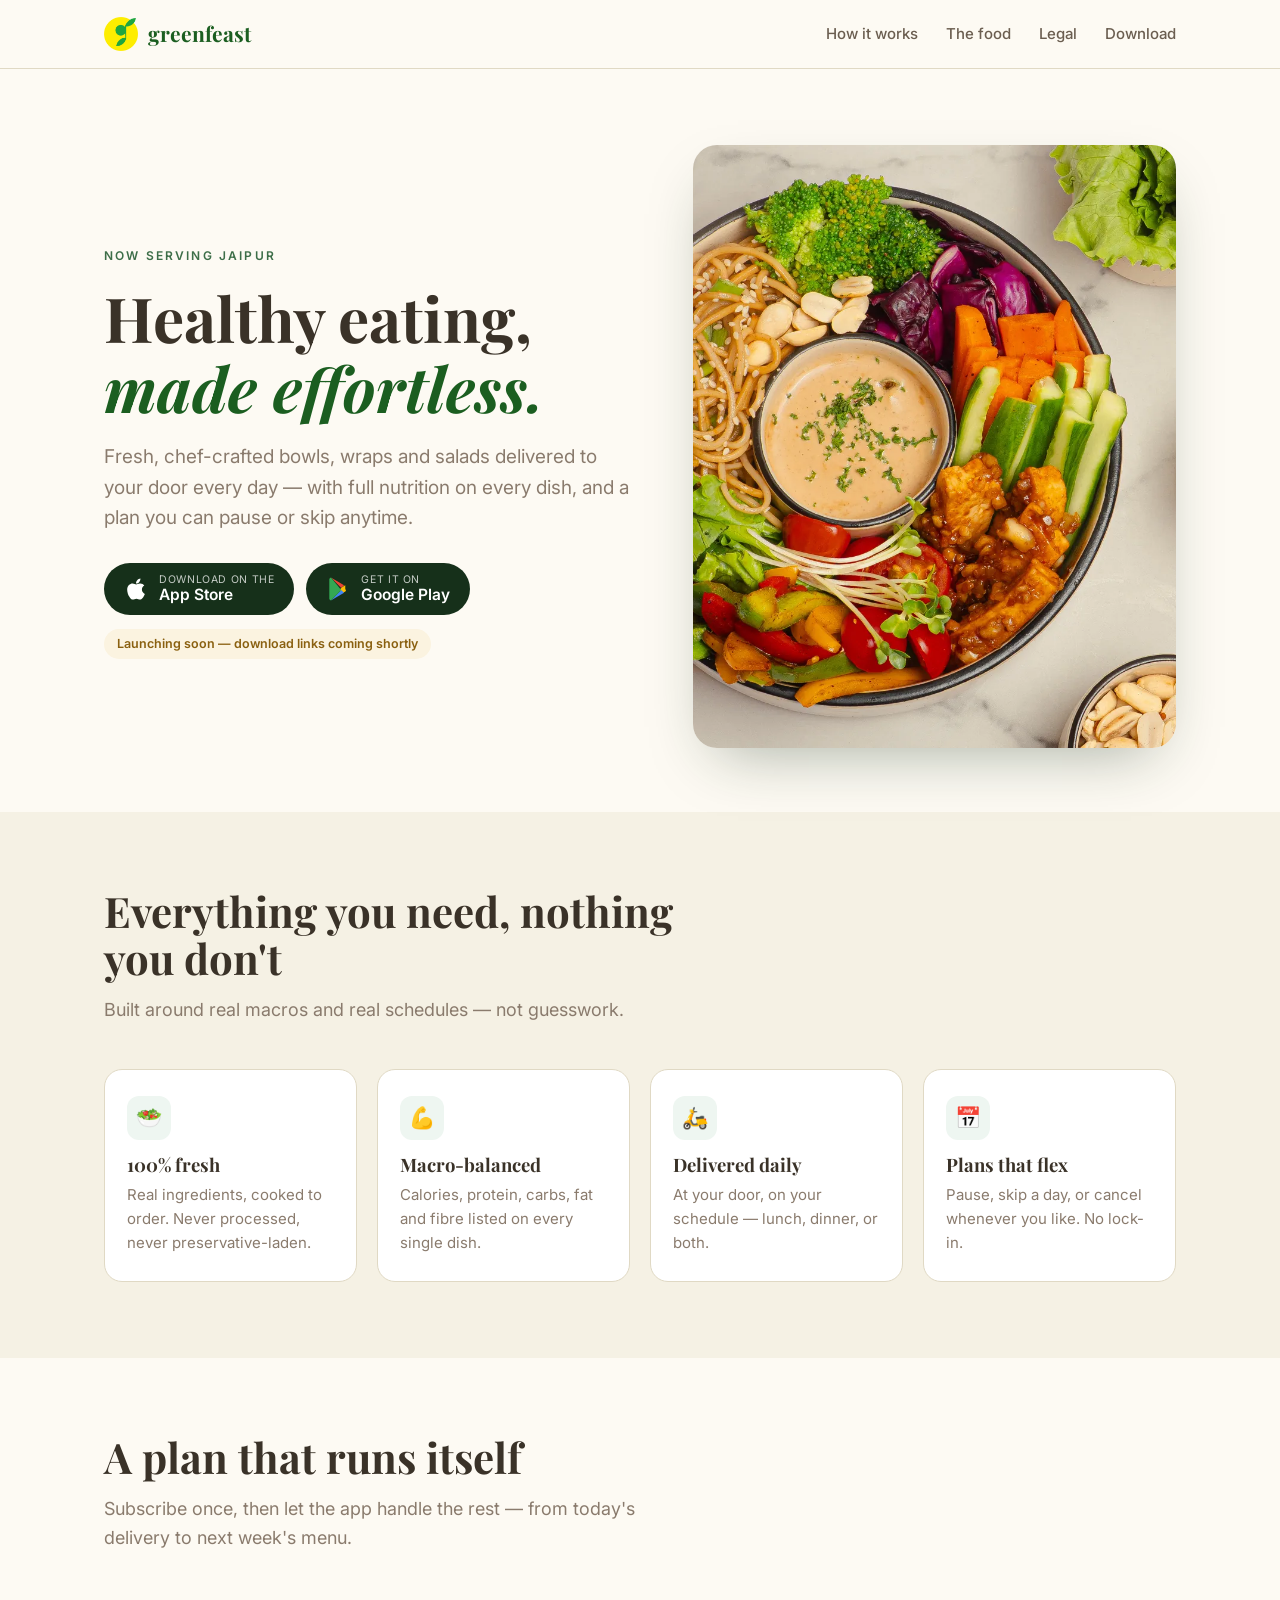
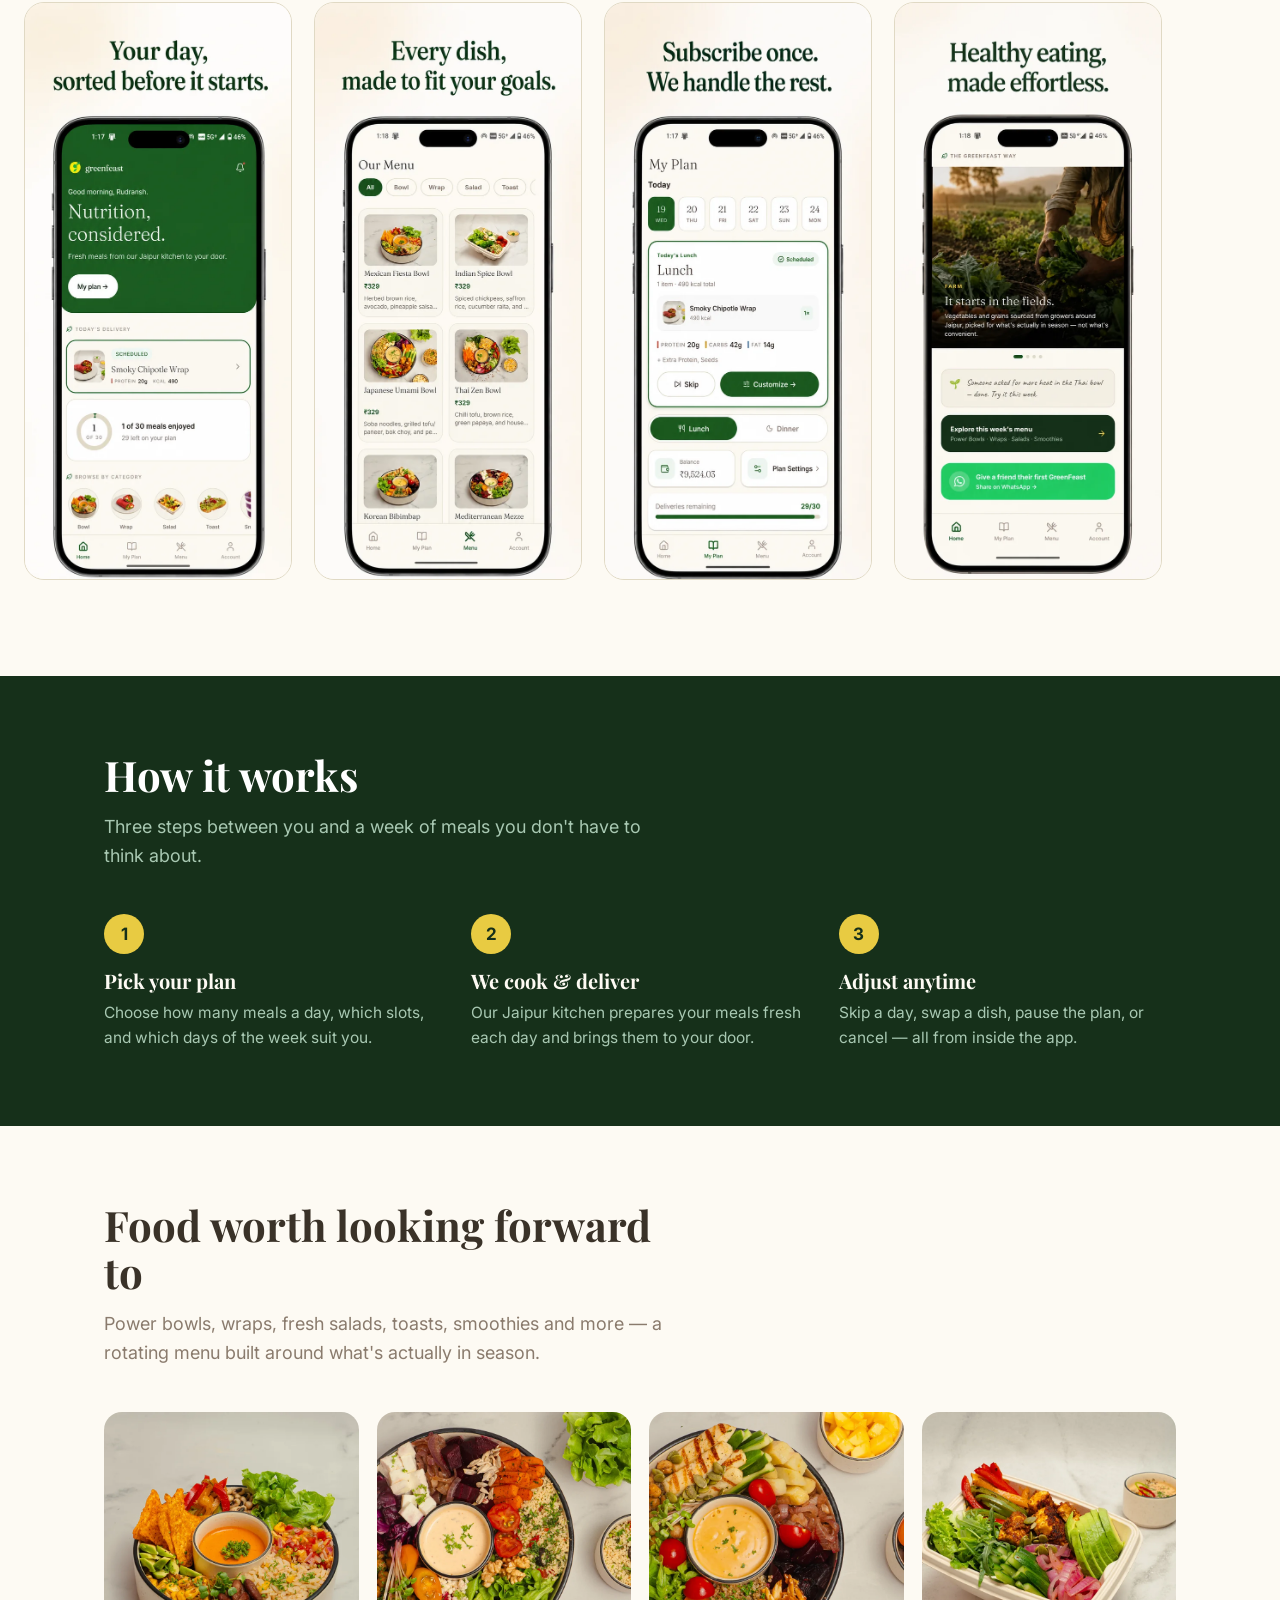
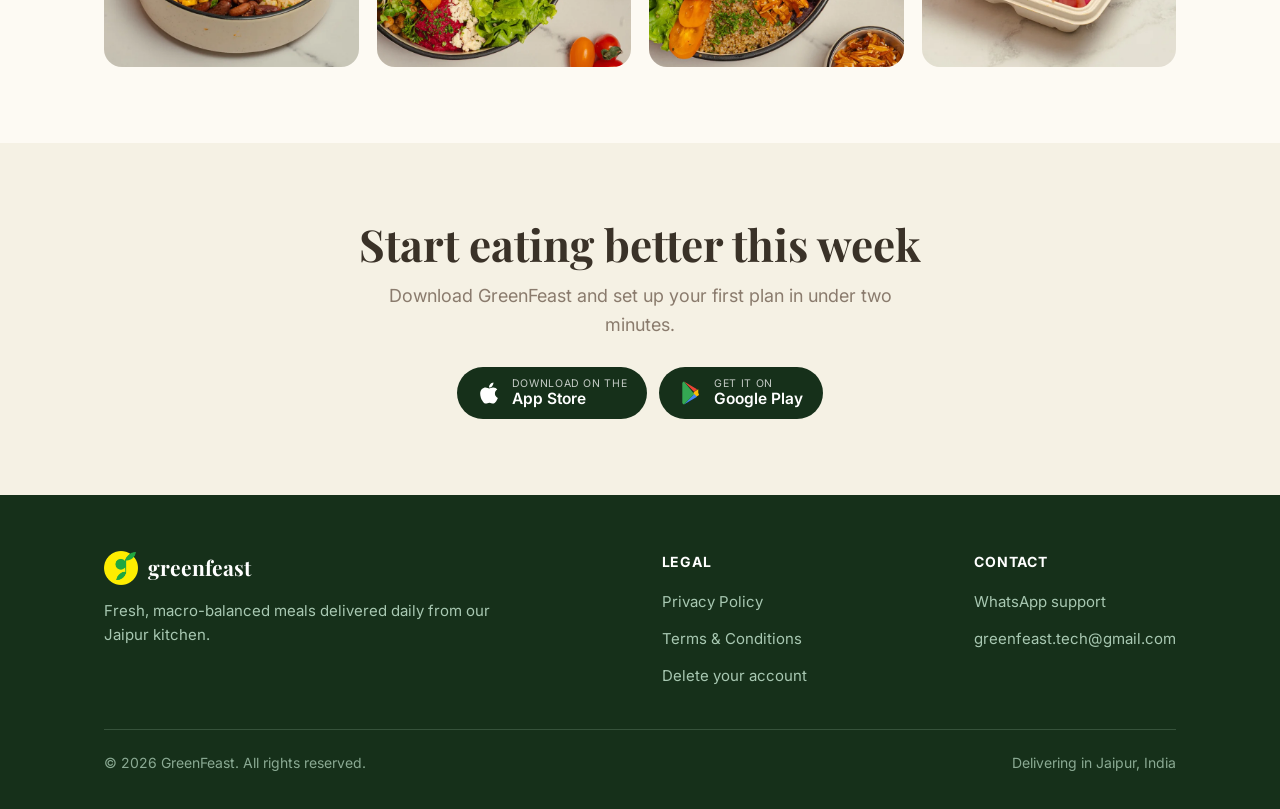
<file: index.html>
<!doctype html>
<html lang="en">
<head>
<meta charset="utf-8">
<meta name="viewport" content="width=device-width, initial-scale=1">
<title>GreenFeast — Fresh meals, delivered daily in Jaipur</title>
<meta name="description" content="GreenFeast delivers fresh, chef-crafted, macro-balanced meals on a schedule you control. Full nutrition on every dish. Pause, skip or cancel anytime.">
<link rel="icon" href="assets/logo.png">
<meta property="og:title" content="GreenFeast — Fresh meals, delivered daily">
<meta property="og:description" content="Chef-crafted bowls, wraps and salads delivered daily in Jaipur. Full nutrition on every dish.">
<meta property="og:image" content="assets/hero.webp">
<meta property="og:type" content="website">
<link rel="preconnect" href="https://fonts.googleapis.com">
<link rel="preconnect" href="https://fonts.gstatic.com" crossorigin>
<link href="https://fonts.googleapis.com/css2?family=Playfair+Display:ital,wght@0,700;0,900;1,700&family=Inter:wght@400;500;600;700&display=swap" rel="stylesheet">
<link rel="stylesheet" href="styles.css">
</head>
<body>

<header class="nav">
  <div class="wrap nav-inner">
    <a class="brand" href="/">
      <img src="assets/logo.png" alt="GreenFeast logo">
      <span>greenfeast</span>
    </a>
    <nav class="nav-links">
      <a href="#how" class="hide-sm">How it works</a>
      <a href="#dishes" class="hide-sm">The food</a>
      <a href="legal.html">Legal</a>
      <a href="#get">Download</a>
    </nav>
  </div>
</header>

<main>

  <section class="hero">
    <div class="wrap hero-grid">
      <div>
        <p class="eyebrow">Now serving Jaipur</p>
        <h1>Healthy eating,<br><em>made effortless.</em></h1>
        <p class="lead">
          Fresh, chef-crafted bowls, wraps and salads delivered to your door every day —
          with full nutrition on every dish, and a plan you can pause or skip anytime.
        </p>
        <div class="btn-row" id="get">
          <!-- TODO: replace href with the live App Store listing URL once approved -->
          <a class="store-btn" href="#">
            <svg viewBox="0 0 384 512" aria-hidden="true" fill="currentColor"><path d="M318.7 268.7c-.2-36.7 16.4-64.4 50-84.8-18.8-26.9-47.2-41.7-84.7-44.6-35.5-2.8-74.3 20.7-88.5 20.7-15 0-49.4-19.7-76.4-19.7C63.3 141.2 4 184.8 4 273.5q0 39.3 14.4 81.2c12.8 36.7 59 126.7 107.2 125.2 25.2-.6 43-17.9 75.8-17.9 31.8 0 48.3 17.9 76.4 17.9 48.6-.7 90.4-82.5 102.6-119.3-65.2-30.7-61.7-90-61.7-91.9zm-56.6-164.2c27.3-32.4 24.8-61.9 24-72.5-24.1 1.4-52 16.4-67.9 34.9-17.5 19.8-27.8 44.3-25.6 71.9 26.1 2 49.9-11.4 69.5-34.3z"/></svg>
            <span class="lines"><span class="small">Download on the</span><span class="big">App Store</span></span>
          </a>
          <!-- TODO: replace href with the public Play Store URL once out of closed testing
               (closed-testing link: https://play.google.com/store/apps/details?id=com.greenfeast.app) -->
          <a class="store-btn" href="#">
            <svg viewBox="0 0 512 512" aria-hidden="true"><path fill="#EA4335" d="M325.3 234.3 104.6 13l280.8 161.2-60.1 60.1z"/><path fill="#FBBC04" d="M410.9 175.1 349 211.6l-67.4 67.4 67.4 67.4 63-36.5c19-11.3 19-38.5-1.1-49.8z"/><path fill="#4285F4" d="m104.6 499 220.7-221.3 60.1 60.1L104.6 499z"/><path fill="#34A853" d="M104.6 13 88 22.5C77.6 28.5 71 39.6 71 54v404c0 14.4 6.6 25.5 17 31.5l16.6 9.5 220.7-221.3z"/></svg>
            <span class="lines"><span class="small">Get it on</span><span class="big">Google Play</span></span>
          </a>
        </div>
        <span class="badge-soon">Launching soon — download links coming shortly</span>
      </div>
      <div class="hero-img">
        <img src="assets/hero.webp" alt="A GreenFeast noodle bowl with fresh vegetables, tofu and peanut dressing" width="1800" height="1012">
      </div>
    </div>
  </section>

  <section class="section tint">
    <div class="wrap">
      <div class="section-head">
        <h2>Everything you need, nothing you don't</h2>
        <p>Built around real macros and real schedules — not guesswork.</p>
      </div>
      <div class="features">
        <div class="feature">
          <div class="ico">🥗</div>
          <h3>100% fresh</h3>
          <p>Real ingredients, cooked to order. Never processed, never preservative-laden.</p>
        </div>
        <div class="feature">
          <div class="ico">💪</div>
          <h3>Macro-balanced</h3>
          <p>Calories, protein, carbs, fat and fibre listed on every single dish.</p>
        </div>
        <div class="feature">
          <div class="ico">🛵</div>
          <h3>Delivered daily</h3>
          <p>At your door, on your schedule — lunch, dinner, or both.</p>
        </div>
        <div class="feature">
          <div class="ico">📅</div>
          <h3>Plans that flex</h3>
          <p>Pause, skip a day, or cancel whenever you like. No lock-in.</p>
        </div>
      </div>
    </div>
  </section>

  <section class="section">
    <div class="wrap">
      <div class="section-head">
        <h2>A plan that runs itself</h2>
        <p>Subscribe once, then let the app handle the rest — from today's delivery to next week's menu.</p>
      </div>
    </div>
    <div class="shots">
      <img src="assets/shot-1.webp" alt="GreenFeast home screen showing today's delivery and meal progress" width="620" height="1341">
      <img src="assets/shot-2.webp" alt="GreenFeast menu screen showing dishes with prices and nutrition" width="620" height="1341">
      <img src="assets/shot-3.webp" alt="GreenFeast plan screen showing the weekly delivery schedule" width="620" height="1341">
      <img src="assets/shot-4.webp" alt="GreenFeast app screen showing meal customisation options" width="620" height="1341">
    </div>
  </section>

  <section class="section dark" id="how">
    <div class="wrap">
      <div class="section-head">
        <h2>How it works</h2>
        <p>Three steps between you and a week of meals you don't have to think about.</p>
      </div>
      <div class="steps">
        <div class="step">
          <div class="num">1</div>
          <h3>Pick your plan</h3>
          <p>Choose how many meals a day, which slots, and which days of the week suit you.</p>
        </div>
        <div class="step">
          <div class="num">2</div>
          <h3>We cook &amp; deliver</h3>
          <p>Our Jaipur kitchen prepares your meals fresh each day and brings them to your door.</p>
        </div>
        <div class="step">
          <div class="num">3</div>
          <h3>Adjust anytime</h3>
          <p>Skip a day, swap a dish, pause the plan, or cancel — all from inside the app.</p>
        </div>
      </div>
    </div>
  </section>

  <section class="section" id="dishes">
    <div class="wrap">
      <div class="section-head">
        <h2>Food worth looking forward to</h2>
        <p>Power bowls, wraps, fresh salads, toasts, smoothies and more — a rotating menu built around what's actually in season.</p>
      </div>
      <div class="dishes">
        <img src="assets/dish-1.webp" alt="Mexican Fiesta bowl" width="720" height="720" loading="lazy">
        <img src="assets/dish-2.webp" alt="Mediterranean Bliss bowl" width="720" height="720" loading="lazy">
        <img src="assets/dish-3.webp" alt="Quinoa Buddha bowl" width="720" height="720" loading="lazy">
        <img src="assets/dish-4.webp" alt="Tandoori paneer and avocado salad" width="720" height="720" loading="lazy">
      </div>
    </div>
  </section>

  <section class="section tint cta">
    <div class="wrap">
      <h2>Start eating better this week</h2>
      <p>Download GreenFeast and set up your first plan in under two minutes.</p>
      <div class="btn-row">
        <!-- TODO: replace href with the live App Store listing URL once approved -->
        <a class="store-btn" href="#">
          <svg viewBox="0 0 384 512" aria-hidden="true" fill="currentColor"><path d="M318.7 268.7c-.2-36.7 16.4-64.4 50-84.8-18.8-26.9-47.2-41.7-84.7-44.6-35.5-2.8-74.3 20.7-88.5 20.7-15 0-49.4-19.7-76.4-19.7C63.3 141.2 4 184.8 4 273.5q0 39.3 14.4 81.2c12.8 36.7 59 126.7 107.2 125.2 25.2-.6 43-17.9 75.8-17.9 31.8 0 48.3 17.9 76.4 17.9 48.6-.7 90.4-82.5 102.6-119.3-65.2-30.7-61.7-90-61.7-91.9zm-56.6-164.2c27.3-32.4 24.8-61.9 24-72.5-24.1 1.4-52 16.4-67.9 34.9-17.5 19.8-27.8 44.3-25.6 71.9 26.1 2 49.9-11.4 69.5-34.3z"/></svg>
          <span class="lines"><span class="small">Download on the</span><span class="big">App Store</span></span>
        </a>
        <!-- TODO: replace href with the public Play Store URL once out of closed testing -->
        <a class="store-btn" href="#">
          <svg viewBox="0 0 512 512" aria-hidden="true"><path fill="#EA4335" d="M325.3 234.3 104.6 13l280.8 161.2-60.1 60.1z"/><path fill="#FBBC04" d="M410.9 175.1 349 211.6l-67.4 67.4 67.4 67.4 63-36.5c19-11.3 19-38.5-1.1-49.8z"/><path fill="#4285F4" d="m104.6 499 220.7-221.3 60.1 60.1L104.6 499z"/><path fill="#34A853" d="M104.6 13 88 22.5C77.6 28.5 71 39.6 71 54v404c0 14.4 6.6 25.5 17 31.5l16.6 9.5 220.7-221.3z"/></svg>
          <span class="lines"><span class="small">Get it on</span><span class="big">Google Play</span></span>
        </a>
      </div>
    </div>
  </section>

</main>

<footer class="footer">
  <div class="wrap">
    <div class="footer-grid">
      <div>
        <a class="brand" href="/">
          <img src="assets/logo.png" alt="">
          <span>greenfeast</span>
        </a>
        <p>Fresh, macro-balanced meals delivered daily from our Jaipur kitchen.</p>
      </div>
      <div>
        <h4>Legal</h4>
        <ul>
          <li><a href="legal.html#privacy">Privacy Policy</a></li>
          <li><a href="legal.html#terms">Terms &amp; Conditions</a></li>
          <li><a href="legal.html#delete-account">Delete your account</a></li>
        </ul>
      </div>
      <div>
        <h4>Contact</h4>
        <ul>
          <li><a href="https://wa.me/918829040566">WhatsApp support</a></li>
          <li><a href="mailto:greenfeast.tech@gmail.com">greenfeast.tech@gmail.com</a></li>
        </ul>
      </div>
    </div>
    <div class="footer-base">
      <span>&copy; 2026 GreenFeast. All rights reserved.</span>
      <span>Delivering in Jaipur, India</span>
    </div>
  </div>
</footer>

</body>
</html>
</file>
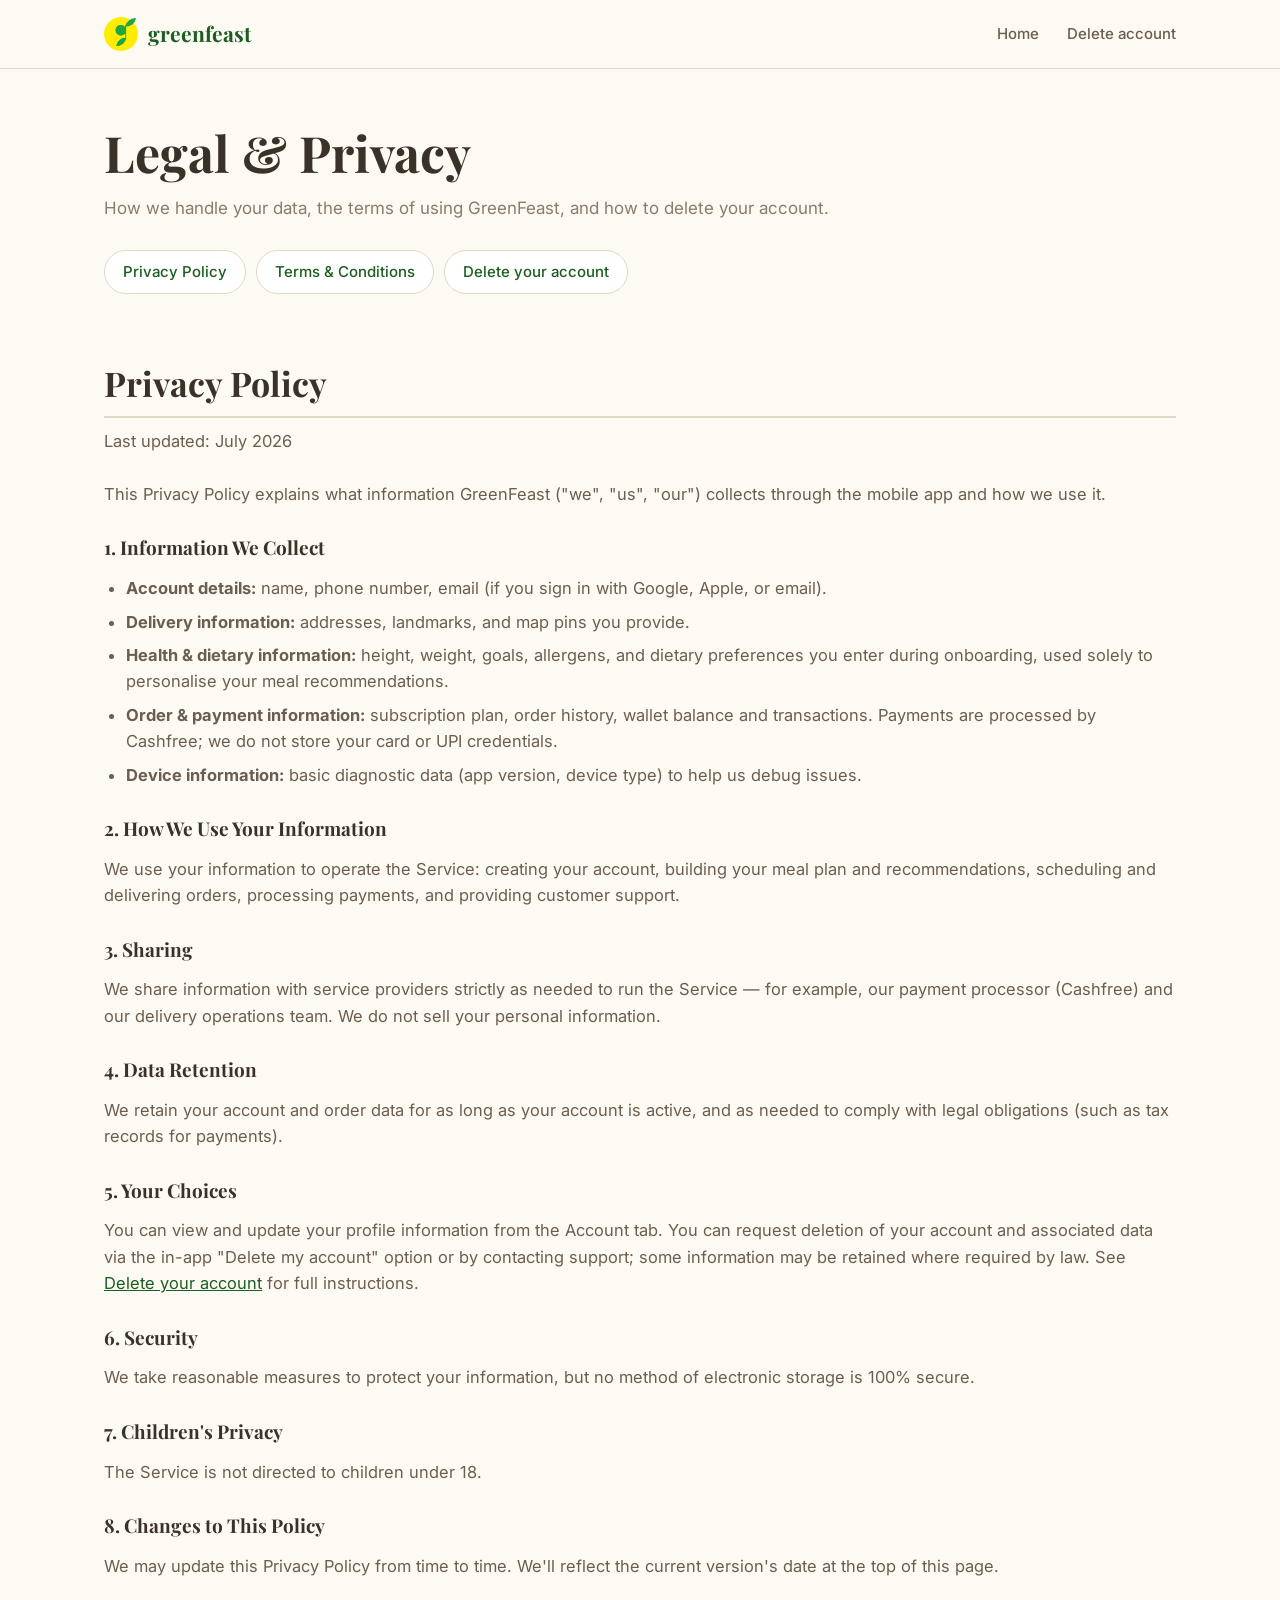
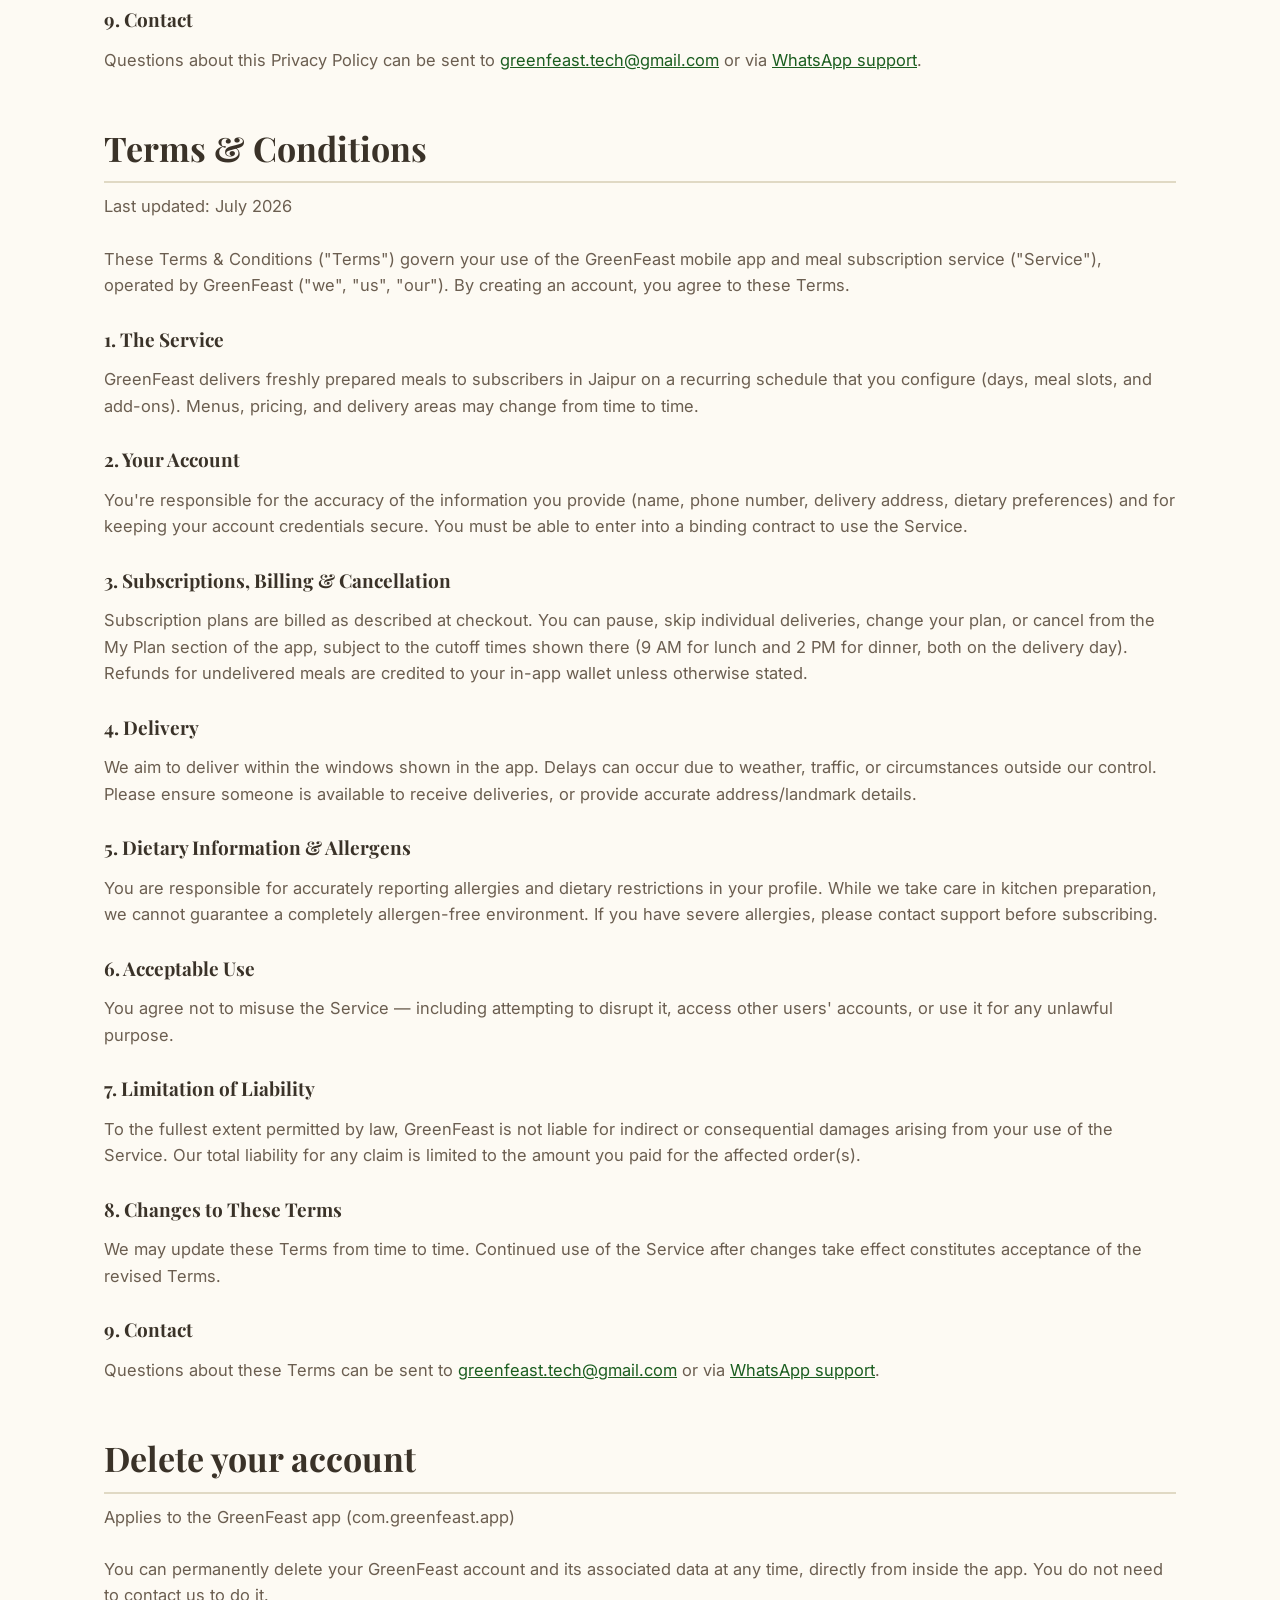
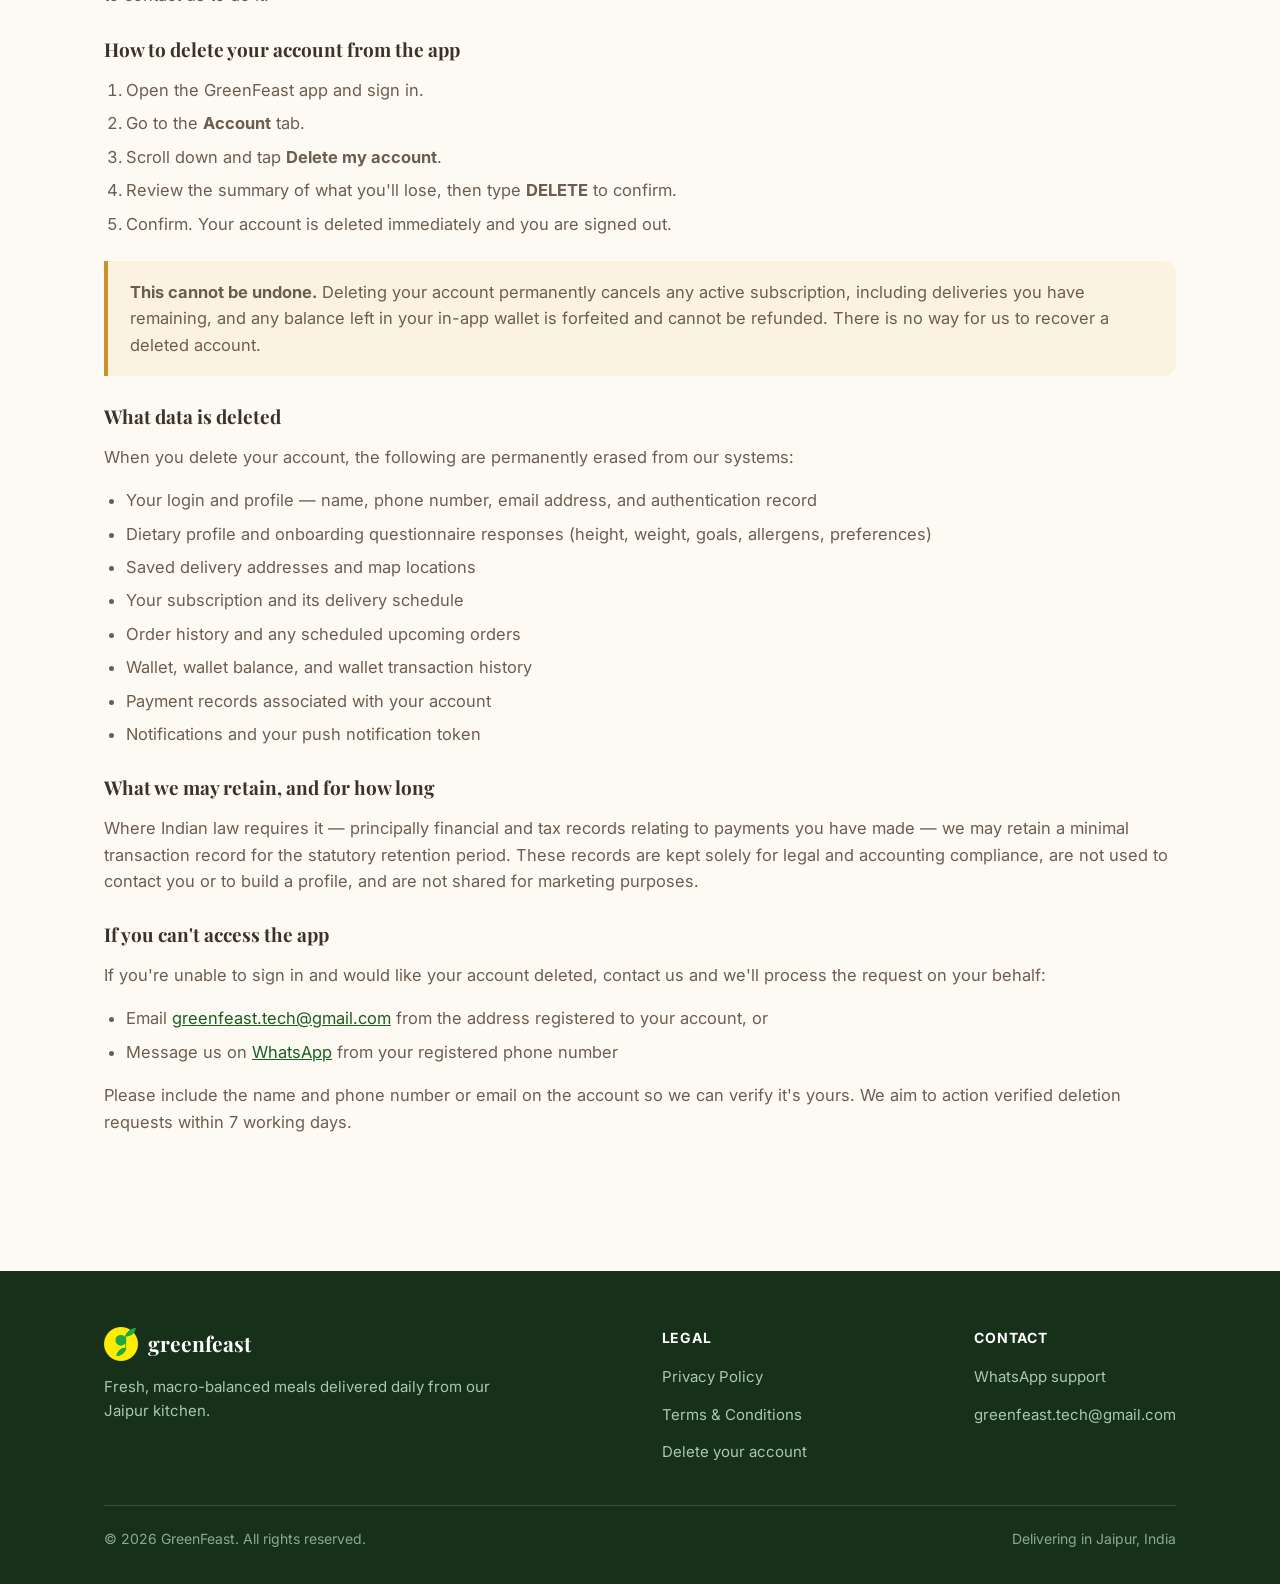
<file: legal.html>
<!doctype html>
<html lang="en">
<head>
<meta charset="utf-8">
<meta name="viewport" content="width=device-width, initial-scale=1">
<title>Legal — Privacy Policy, Terms &amp; Account Deletion | GreenFeast</title>
<meta name="description" content="GreenFeast's Privacy Policy, Terms & Conditions, and instructions for permanently deleting your account and associated data.">
<link rel="icon" href="assets/logo.png">
<link rel="preconnect" href="https://fonts.googleapis.com">
<link rel="preconnect" href="https://fonts.gstatic.com" crossorigin>
<link href="https://fonts.googleapis.com/css2?family=Playfair+Display:ital,wght@0,700;0,900;1,700&family=Inter:wght@400;500;600;700&display=swap" rel="stylesheet">
<link rel="stylesheet" href="styles.css">
</head>
<body>

<header class="nav">
  <div class="wrap nav-inner">
    <a class="brand" href="index.html">
      <img src="assets/logo.png" alt="GreenFeast logo">
      <span>greenfeast</span>
    </a>
    <nav class="nav-links">
      <a href="index.html">Home</a>
      <a href="#delete-account">Delete account</a>
    </nav>
  </div>
</header>

<main>

  <section class="legal-hero">
    <div class="wrap">
      <h1>Legal &amp; Privacy</h1>
      <p>How we handle your data, the terms of using GreenFeast, and how to delete your account.</p>
      <div class="toc">
        <a href="#privacy">Privacy Policy</a>
        <a href="#terms">Terms &amp; Conditions</a>
        <a href="#delete-account">Delete your account</a>
      </div>
    </div>
  </section>

  <div class="legal-body">
    <div class="wrap">

      <!-- ── Privacy Policy ───────────────────────────────────────── -->
      <section class="legal-section" id="privacy">
        <h2>Privacy Policy</h2>
        <p class="updated">Last updated: July 2026</p>

        <p>This Privacy Policy explains what information GreenFeast ("we", "us", "our") collects through the mobile app and how we use it.</p>

        <h3>1. Information We Collect</h3>
        <ul>
          <li><strong>Account details:</strong> name, phone number, email (if you sign in with Google, Apple, or email).</li>
          <li><strong>Delivery information:</strong> addresses, landmarks, and map pins you provide.</li>
          <li><strong>Health &amp; dietary information:</strong> height, weight, goals, allergens, and dietary preferences you enter during onboarding, used solely to personalise your meal recommendations.</li>
          <li><strong>Order &amp; payment information:</strong> subscription plan, order history, wallet balance and transactions. Payments are processed by Cashfree; we do not store your card or UPI credentials.</li>
          <li><strong>Device information:</strong> basic diagnostic data (app version, device type) to help us debug issues.</li>
        </ul>

        <h3>2. How We Use Your Information</h3>
        <p>We use your information to operate the Service: creating your account, building your meal plan and recommendations, scheduling and delivering orders, processing payments, and providing customer support.</p>

        <h3>3. Sharing</h3>
        <p>We share information with service providers strictly as needed to run the Service — for example, our payment processor (Cashfree) and our delivery operations team. We do not sell your personal information.</p>

        <h3>4. Data Retention</h3>
        <p>We retain your account and order data for as long as your account is active, and as needed to comply with legal obligations (such as tax records for payments).</p>

        <h3>5. Your Choices</h3>
        <p>You can view and update your profile information from the Account tab. You can request deletion of your account and associated data via the in-app "Delete my account" option or by contacting support; some information may be retained where required by law. See <a href="#delete-account">Delete your account</a> for full instructions.</p>

        <h3>6. Security</h3>
        <p>We take reasonable measures to protect your information, but no method of electronic storage is 100% secure.</p>

        <h3>7. Children's Privacy</h3>
        <p>The Service is not directed to children under 18.</p>

        <h3>8. Changes to This Policy</h3>
        <p>We may update this Privacy Policy from time to time. We'll reflect the current version's date at the top of this page.</p>

        <h3>9. Contact</h3>
        <p>Questions about this Privacy Policy can be sent to <a href="mailto:greenfeast.tech@gmail.com">greenfeast.tech@gmail.com</a> or via <a href="https://wa.me/918829040566">WhatsApp support</a>.</p>
      </section>

      <!-- ── Terms & Conditions ───────────────────────────────────── -->
      <section class="legal-section" id="terms">
        <h2>Terms &amp; Conditions</h2>
        <p class="updated">Last updated: July 2026</p>

        <p>These Terms &amp; Conditions ("Terms") govern your use of the GreenFeast mobile app and meal subscription service ("Service"), operated by GreenFeast ("we", "us", "our"). By creating an account, you agree to these Terms.</p>

        <h3>1. The Service</h3>
        <p>GreenFeast delivers freshly prepared meals to subscribers in Jaipur on a recurring schedule that you configure (days, meal slots, and add-ons). Menus, pricing, and delivery areas may change from time to time.</p>

        <h3>2. Your Account</h3>
        <p>You're responsible for the accuracy of the information you provide (name, phone number, delivery address, dietary preferences) and for keeping your account credentials secure. You must be able to enter into a binding contract to use the Service.</p>

        <h3>3. Subscriptions, Billing &amp; Cancellation</h3>
        <p>Subscription plans are billed as described at checkout. You can pause, skip individual deliveries, change your plan, or cancel from the My Plan section of the app, subject to the cutoff times shown there (9 AM for lunch and 2 PM for dinner, both on the delivery day). Refunds for undelivered meals are credited to your in-app wallet unless otherwise stated.</p>

        <h3>4. Delivery</h3>
        <p>We aim to deliver within the windows shown in the app. Delays can occur due to weather, traffic, or circumstances outside our control. Please ensure someone is available to receive deliveries, or provide accurate address/landmark details.</p>

        <h3>5. Dietary Information &amp; Allergens</h3>
        <p>You are responsible for accurately reporting allergies and dietary restrictions in your profile. While we take care in kitchen preparation, we cannot guarantee a completely allergen-free environment. If you have severe allergies, please contact support before subscribing.</p>

        <h3>6. Acceptable Use</h3>
        <p>You agree not to misuse the Service — including attempting to disrupt it, access other users' accounts, or use it for any unlawful purpose.</p>

        <h3>7. Limitation of Liability</h3>
        <p>To the fullest extent permitted by law, GreenFeast is not liable for indirect or consequential damages arising from your use of the Service. Our total liability for any claim is limited to the amount you paid for the affected order(s).</p>

        <h3>8. Changes to These Terms</h3>
        <p>We may update these Terms from time to time. Continued use of the Service after changes take effect constitutes acceptance of the revised Terms.</p>

        <h3>9. Contact</h3>
        <p>Questions about these Terms can be sent to <a href="mailto:greenfeast.tech@gmail.com">greenfeast.tech@gmail.com</a> or via <a href="https://wa.me/918829040566">WhatsApp support</a>.</p>
      </section>

      <!-- ── Account deletion ─────────────────────────────────────── -->
      <section class="legal-section" id="delete-account">
        <h2>Delete your account</h2>
        <p class="updated">Applies to the GreenFeast app (com.greenfeast.app)</p>

        <p>You can permanently delete your GreenFeast account and its associated data at any time, directly from inside the app. You do not need to contact us to do it.</p>

        <h3>How to delete your account from the app</h3>
        <ol>
          <li>Open the GreenFeast app and sign in.</li>
          <li>Go to the <strong>Account</strong> tab.</li>
          <li>Scroll down and tap <strong>Delete my account</strong>.</li>
          <li>Review the summary of what you'll lose, then type <strong>DELETE</strong> to confirm.</li>
          <li>Confirm. Your account is deleted immediately and you are signed out.</li>
        </ol>

        <div class="callout warn">
          <p><strong>This cannot be undone.</strong> Deleting your account permanently cancels any active subscription, including deliveries you have remaining, and any balance left in your in-app wallet is forfeited and cannot be refunded. There is no way for us to recover a deleted account.</p>
        </div>

        <h3>What data is deleted</h3>
        <p>When you delete your account, the following are permanently erased from our systems:</p>
        <ul>
          <li>Your login and profile — name, phone number, email address, and authentication record</li>
          <li>Dietary profile and onboarding questionnaire responses (height, weight, goals, allergens, preferences)</li>
          <li>Saved delivery addresses and map locations</li>
          <li>Your subscription and its delivery schedule</li>
          <li>Order history and any scheduled upcoming orders</li>
          <li>Wallet, wallet balance, and wallet transaction history</li>
          <li>Payment records associated with your account</li>
          <li>Notifications and your push notification token</li>
        </ul>

        <h3>What we may retain, and for how long</h3>
        <p>Where Indian law requires it — principally financial and tax records relating to payments you have made — we may retain a minimal transaction record for the statutory retention period. These records are kept solely for legal and accounting compliance, are not used to contact you or to build a profile, and are not shared for marketing purposes.</p>

        <h3>If you can't access the app</h3>
        <p>If you're unable to sign in and would like your account deleted, contact us and we'll process the request on your behalf:</p>
        <ul>
          <li>Email <a href="mailto:greenfeast.tech@gmail.com">greenfeast.tech@gmail.com</a> from the address registered to your account, or</li>
          <li>Message us on <a href="https://wa.me/918829040566">WhatsApp</a> from your registered phone number</li>
        </ul>
        <p>Please include the name and phone number or email on the account so we can verify it's yours. We aim to action verified deletion requests within 7 working days.</p>
      </section>

    </div>
  </div>

</main>

<footer class="footer">
  <div class="wrap">
    <div class="footer-grid">
      <div>
        <a class="brand" href="index.html">
          <img src="assets/logo.png" alt="">
          <span>greenfeast</span>
        </a>
        <p>Fresh, macro-balanced meals delivered daily from our Jaipur kitchen.</p>
      </div>
      <div>
        <h4>Legal</h4>
        <ul>
          <li><a href="#privacy">Privacy Policy</a></li>
          <li><a href="#terms">Terms &amp; Conditions</a></li>
          <li><a href="#delete-account">Delete your account</a></li>
        </ul>
      </div>
      <div>
        <h4>Contact</h4>
        <ul>
          <li><a href="https://wa.me/918829040566">WhatsApp support</a></li>
          <li><a href="mailto:greenfeast.tech@gmail.com">greenfeast.tech@gmail.com</a></li>
        </ul>
      </div>
    </div>
    <div class="footer-base">
      <span>&copy; 2026 GreenFeast. All rights reserved.</span>
      <span>Delivering in Jaipur, India</span>
    </div>
  </div>
</footer>

</body>
</html>
</file>
<file: styles.css>
/* GreenFeast — palette taken from the app's src/constants/colors.ts */
:root {
  --green900: #16301A;
  --green800: #1E4024;
  --green700: #1B5E20;
  --green600: #3D6E48;
  --green200: #A8C8B2;
  --green50:  #EEF6F1;
  --yellow:   #E8CB42;
  --cream50:  #FDFAF3;
  --cream100: #FAF7EE;
  --cream200: #F5F1E4;
  --cream400: #E0D9C4;
  --ink900:   #3A3228;
  --ink600:   #6B5E50;
  --ink500:   #8A7B6D;
  --maxw: 1120px;
  --radius: 18px;
}

* { box-sizing: border-box; }

html { scroll-behavior: smooth; }

body {
  margin: 0;
  background: var(--cream50);
  color: var(--ink900);
  font-family: Inter, -apple-system, BlinkMacSystemFont, "Segoe UI", Roboto, sans-serif;
  font-size: 17px;
  line-height: 1.6;
  -webkit-font-smoothing: antialiased;
}

img { max-width: 100%; height: auto; display: block; }
a { color: var(--green700); }

.wrap { width: 100%; max-width: var(--maxw); margin: 0 auto; padding: 0 24px; }

h1, h2, h3 { font-family: "Playfair Display", Georgia, serif; font-weight: 700; line-height: 1.12; margin: 0; }

/* Nav */
.nav {
  position: sticky; top: 0; z-index: 50;
  background: rgba(253, 250, 243, 0.88);
  backdrop-filter: blur(10px);
  border-bottom: 1px solid var(--cream400);
}
.nav-inner { display: flex; align-items: center; justify-content: space-between; height: 68px; }
.brand { display: flex; align-items: center; gap: 10px; text-decoration: none; color: var(--green700); }
.brand img { width: 34px; height: 34px; }
.brand span { font-family: "Playfair Display", Georgia, serif; font-size: 21px; font-weight: 700; }
.nav-links { display: flex; align-items: center; gap: 28px; }
.nav-links a { color: var(--ink600); text-decoration: none; font-size: 15px; font-weight: 500; }
.nav-links a:hover { color: var(--green700); }
@media (max-width: 720px) { .nav-links a.hide-sm { display: none; } }

/* Buttons */
.btn-row { display: flex; flex-wrap: wrap; gap: 12px; }
.store-btn {
  display: inline-flex; align-items: center; gap: 11px;
  background: var(--green900); color: #fff; text-decoration: none;
  padding: 11px 20px; border-radius: 999px;
  transition: transform .15s ease, background .15s ease;
}
.store-btn:hover { background: var(--green800); transform: translateY(-1px); }
.store-btn svg { width: 24px; height: 24px; flex-shrink: 0; }
.store-btn .lines { display: flex; flex-direction: column; line-height: 1.15; text-align: left; }
.store-btn .small { font-size: 10.5px; letter-spacing: .06em; text-transform: uppercase; opacity: .75; }
.store-btn .big { font-size: 15.5px; font-weight: 600; }
.store-btn.light { background: #fff; color: var(--green900); border: 1.5px solid var(--cream400); }
.store-btn.light:hover { background: var(--cream100); }

.badge-soon {
  display: inline-block; margin-top: 14px;
  background: #FBF3E0; color: #8A6010;
  font-size: 12.5px; font-weight: 600;
  padding: 5px 13px; border-radius: 999px;
}

/* Hero */
.hero { padding: 76px 0 64px; }
.hero-grid { display: grid; grid-template-columns: 1.05fr .95fr; gap: 56px; align-items: center; }
.eyebrow {
  font-size: 12px; font-weight: 600; letter-spacing: .18em; text-transform: uppercase;
  color: var(--green600); margin-bottom: 18px;
}
.hero h1 { font-size: clamp(40px, 5.6vw, 62px); }
.hero h1 em { font-style: italic; color: var(--green700); }
.hero p.lead { font-size: 19px; color: var(--ink500); margin: 20px 0 30px; max-width: 30em; }
.hero-img { border-radius: 24px; overflow: hidden; box-shadow: 0 24px 60px -24px rgba(22,48,26,.4); }
.hero-img img { width: 100%; aspect-ratio: 4 / 5; object-fit: cover; }
@media (max-width: 900px) {
  .hero { padding: 52px 0 44px; }
  .hero-grid { grid-template-columns: 1fr; gap: 38px; }
}

/* Section furniture */
.section { padding: 76px 0; }
.section-head { max-width: 34em; margin-bottom: 44px; }
.section-head h2 { font-size: clamp(30px, 3.6vw, 42px); }
.section-head p { color: var(--ink500); font-size: 18px; margin: 14px 0 0; }
.section.dark { background: var(--green900); color: var(--cream50); }
.section.dark h2 { color: #fff; }
.section.dark .section-head p { color: var(--green200); }
.section.tint { background: var(--cream200); }

/* Features */
.features { display: grid; grid-template-columns: repeat(4, 1fr); gap: 20px; }
.feature {
  background: #fff; border: 1px solid var(--cream400);
  border-radius: var(--radius); padding: 26px 22px;
}
.feature .ico {
  width: 44px; height: 44px; border-radius: 12px; background: var(--green50);
  display: flex; align-items: center; justify-content: center; font-size: 21px; margin-bottom: 15px;
}
.feature h3 { font-size: 18.5px; margin-bottom: 7px; }
.feature p { font-size: 15px; color: var(--ink500); margin: 0; }
@media (max-width: 900px) { .features { grid-template-columns: repeat(2, 1fr); } }
@media (max-width: 540px) { .features { grid-template-columns: 1fr; } }

/* Screenshots */
.shots { display: flex; gap: 22px; overflow-x: auto; padding: 6px 24px 20px; scroll-snap-type: x mandatory; }
.shots img {
  width: 268px; flex: 0 0 auto; border-radius: 20px; scroll-snap-align: center;
  border: 1px solid var(--cream400);
}

/* Dishes */
.dishes { display: grid; grid-template-columns: repeat(4, 1fr); gap: 18px; }
.dishes img { border-radius: var(--radius); aspect-ratio: 1; object-fit: cover; }
@media (max-width: 760px) { .dishes { grid-template-columns: repeat(2, 1fr); } }

/* Steps */
.steps { display: grid; grid-template-columns: repeat(3, 1fr); gap: 30px; }
.step .num {
  width: 40px; height: 40px; border-radius: 50%;
  background: var(--yellow); color: var(--green900);
  display: flex; align-items: center; justify-content: center;
  font-weight: 700; font-size: 17px; margin-bottom: 16px;
}
.step h3 { font-size: 20px; margin-bottom: 8px; }
.step p { color: var(--green200); margin: 0; font-size: 15.5px; }
@media (max-width: 800px) { .steps { grid-template-columns: 1fr; gap: 26px; } }

/* CTA */
.cta { text-align: center; }
.cta h2 { font-size: clamp(30px, 4vw, 44px); }
.cta p { color: var(--ink500); font-size: 18px; margin: 14px auto 28px; max-width: 30em; }
.cta .btn-row { justify-content: center; }

/* Footer */
.footer { background: var(--green900); color: var(--green200); padding: 56px 0 34px; }
.footer-grid { display: flex; flex-wrap: wrap; gap: 40px; justify-content: space-between; }
.footer .brand span { color: #fff; }
.footer p { font-size: 15px; margin: 14px 0 0; max-width: 26em; }
.footer h4 { color: #fff; font-size: 14px; letter-spacing: .06em; text-transform: uppercase; margin: 0 0 14px; }
.footer ul { list-style: none; padding: 0; margin: 0; display: grid; gap: 10px; }
.footer a { color: var(--green200); text-decoration: none; font-size: 15px; }
.footer a:hover { color: #fff; text-decoration: underline; }
.footer-base {
  margin-top: 40px; padding-top: 22px; border-top: 1px solid rgba(168,200,178,.22);
  display: flex; flex-wrap: wrap; gap: 12px; justify-content: space-between;
  font-size: 14px; color: rgba(168,200,178,.8);
}

/* Legal page */
.legal-hero { padding: 56px 0 30px; }
.legal-hero h1 { font-size: clamp(34px, 4.6vw, 50px); }
.legal-hero p { color: var(--ink500); margin: 14px 0 0; }
.toc { display: flex; flex-wrap: wrap; gap: 10px; margin: 28px 0 0; }
.toc a {
  background: #fff; border: 1px solid var(--cream400); border-radius: 999px;
  padding: 9px 18px; text-decoration: none; color: var(--green700);
  font-size: 15px; font-weight: 500;
}
.toc a:hover { background: var(--green50); }
.legal-body { padding: 40px 0 80px; }
.legal-section { scroll-margin-top: 90px; margin-bottom: 56px; }
.legal-section > h2 {
  font-size: clamp(26px, 3.2vw, 34px);
  padding-bottom: 14px; border-bottom: 2px solid var(--cream400); margin-bottom: 10px;
}
.updated { font-size: 14px; color: var(--ink500); margin: 0 0 26px; }
.legal-section h3 { font-size: 19px; margin: 30px 0 8px; }
.legal-section p, .legal-section li { color: var(--ink600); font-size: 16.5px; }
.legal-section ul, .legal-section ol { padding-left: 22px; }
.legal-section li { margin: 7px 0; }
.callout {
  background: var(--cream200); border-left: 4px solid var(--green600);
  border-radius: 0 12px 12px 0; padding: 18px 22px; margin: 24px 0;
}
.callout p:first-child { margin-top: 0; }
.callout p:last-child { margin-bottom: 0; }
.callout.warn { background: #FBF3E0; border-left-color: #C9922A; }
</file>
